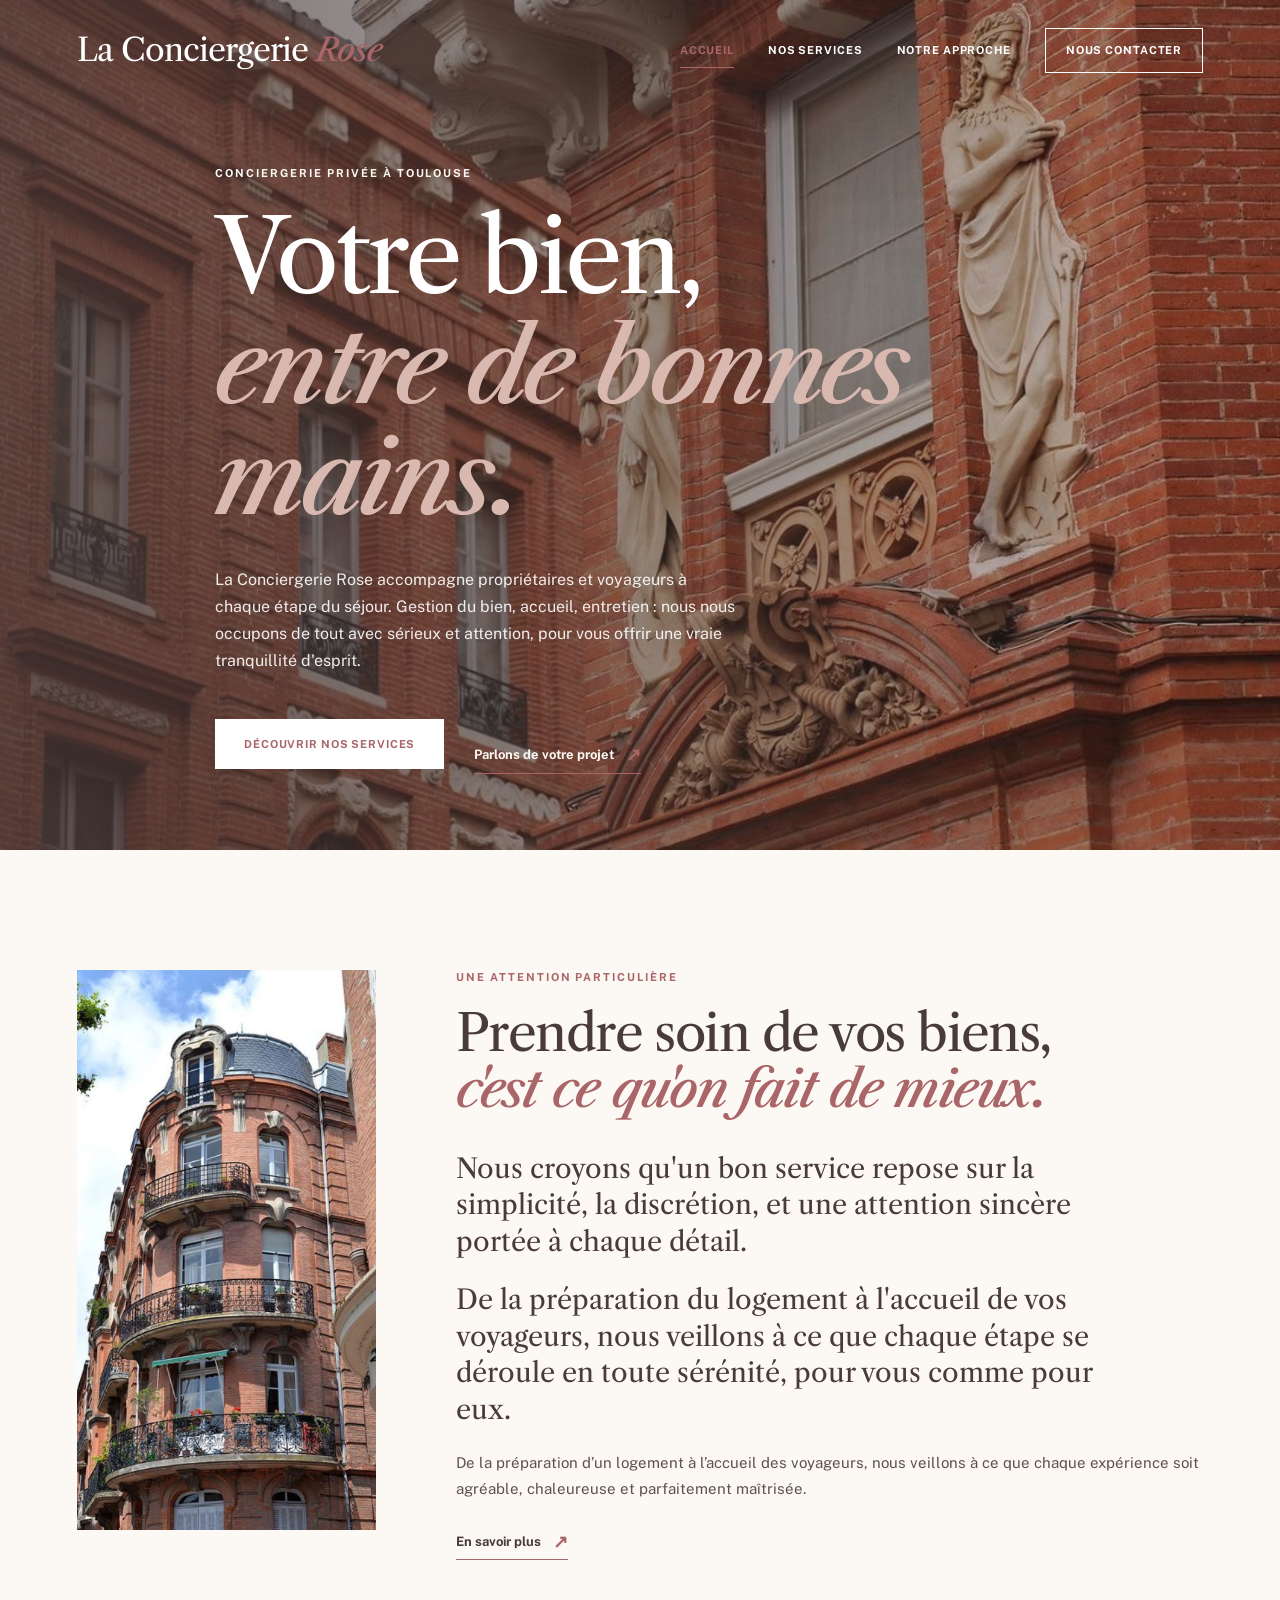
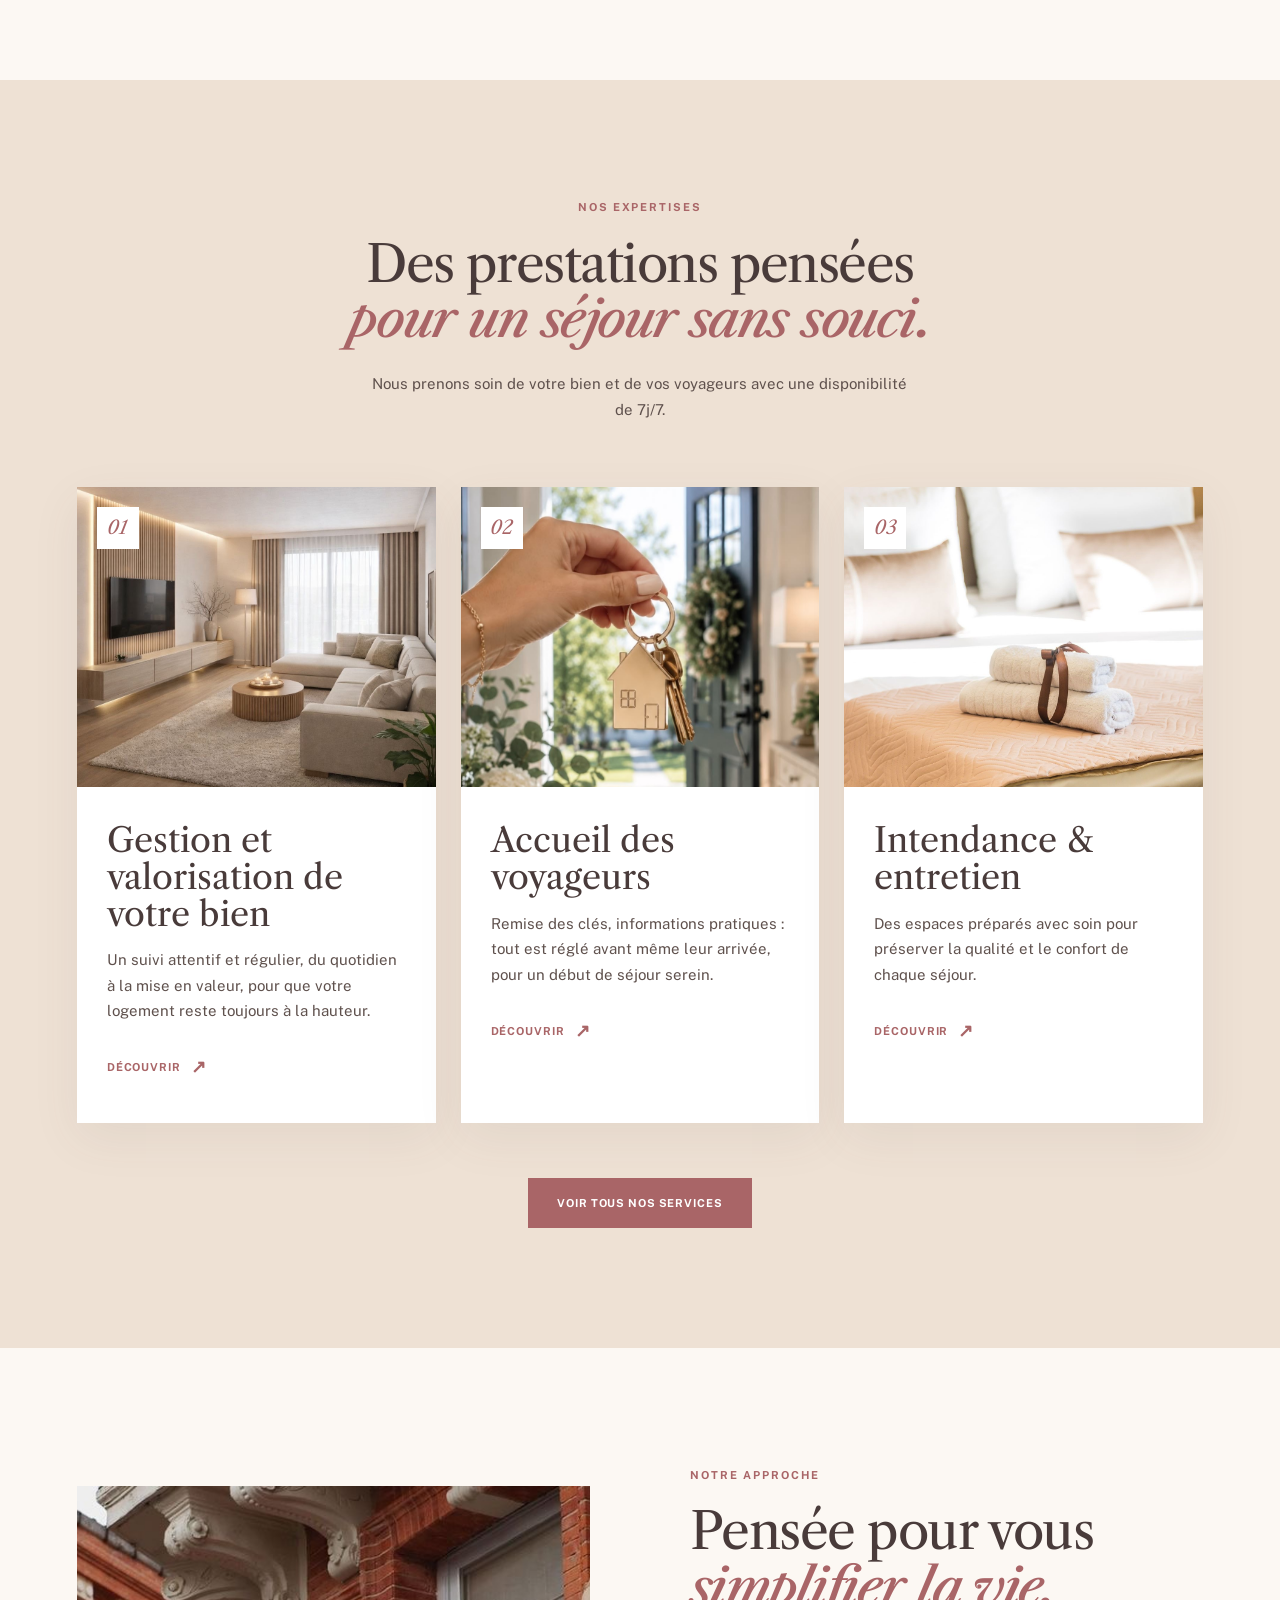
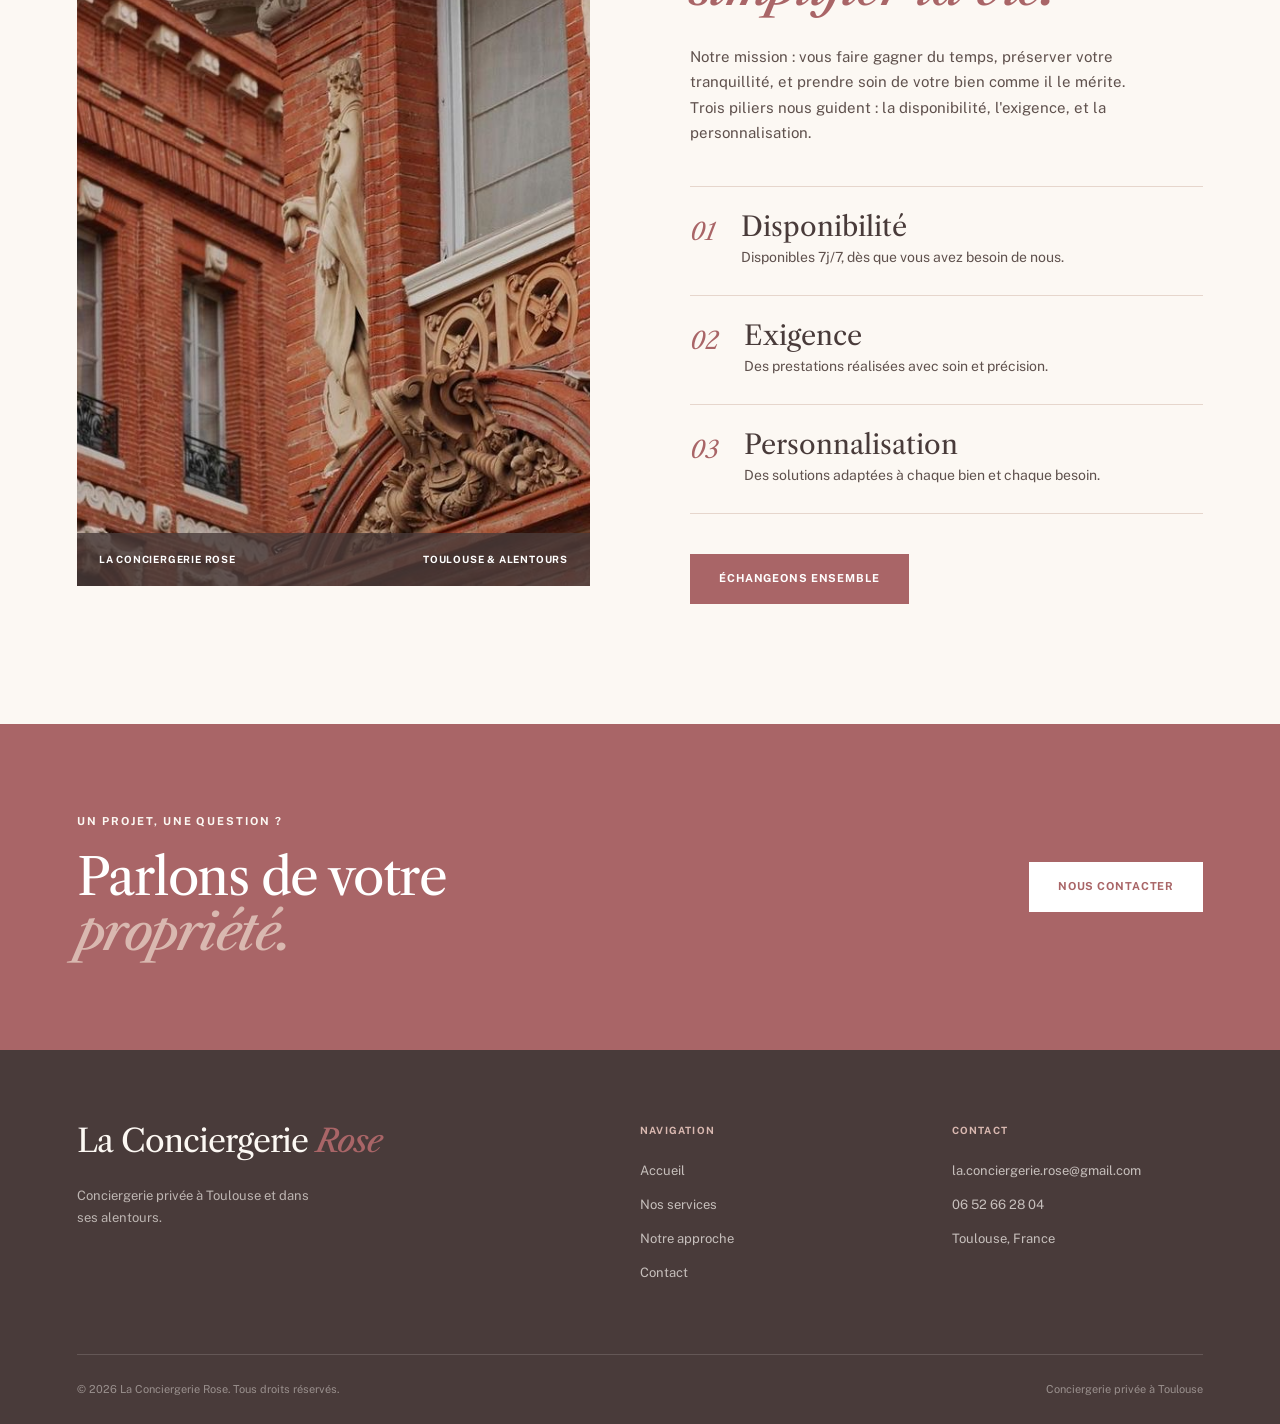
<file: index.html>
<!DOCTYPE html>
<html lang="fr">
<head>
  <meta charset="UTF-8">
  <meta name="viewport" content="width=device-width, initial-scale=1.0">

  <title>Accueil | La Conciergerie Rose</title>

  <meta
    name="description"
    content="La Conciergerie Rose, conciergerie privée à Toulouse. Accueil des voyageurs, intendance et services sur mesure."
  >

  <link rel="preconnect" href="https://fonts.googleapis.com">
  <link rel="preconnect" href="https://fonts.gstatic.com" crossorigin>

    <link
    href="https://fonts.googleapis.com/css2?family=Libre+Caslon+Text:wght@400;700&family=Public+Sans:wght@400;500;600;700&display=swap"
    rel="stylesheet"
  >

  <link rel="stylesheet" href="css/style.css">
  <link rel="icon" type="image/jpeg" href="favicon.jpg">
</head>

<body>

  <!-- Navigation -->
  <header class="site-header">
    <div class="container navigation">

      <a href="index.html" class="logo">
        La Conciergerie <span>Rose</span>
        </a>
        
        <button
        class="menu-toggle"
        id="menu-toggle"
        aria-label="Ouvrir le menu"
        aria-expanded="false"
      >
        <span></span>
        <span></span>
        <span></span>
      </button>

      <nav class="main-nav" id="main-nav">
        <a href="index.html" class="active">Accueil</a>
        <a href="services.html">Nos services</a>
        <a href="#approche">Notre approche</a>
        <a href="contact.html" class="nav-button">Nous contacter</a>
      </nav>

    </div>
  </header>


  <main>

    <!-- Hero -->
    <section class="hero">
      <div class="hero-overlay"></div>

      <div class="container hero-content">
        <p class="eyebrow light-text">Conciergerie privée à Toulouse</p>

        <h1>
          Votre bien,
          <span>entre de bonnes mains.</span>
        </h1>

        <p class="hero-description">
          La Conciergerie Rose accompagne propriétaires et 
          voyageurs à chaque étape du séjour. Gestion du bien, accueil, 
          entretien : nous nous occupons de tout avec sérieux et 
          attention, pour vous offrir une vraie tranquillité d'esprit.
        </p>

        <div class="hero-actions">
          <a href="services.html" class="button button-light">
            Découvrir nos services
          </a>

          <a href="contact.html" class="text-link light-text">
            Parlons de votre projet
            <span>↗</span>
          </a>
        </div>
      </div>
    </section>


    <!-- Introduction -->
    <section class="intro section-padding">
      <div class="container intro-grid">

        <div class="intro-image">
            <img src="images/service-conciergerie.jpg" alt="Service de conciergerie">
        </div>

        <div class="intro-content">
          <p class="eyebrow">Une attention particulière</p>

          <h2>
            Prendre soin de vos biens, 
            <span>c'est ce qu'on fait de mieux.</span>
          </h2>

          <p class="large-text">
            Nous croyons qu'un bon service repose sur la simplicité, la discrétion, et une attention sincère portée à chaque détail.
          </p>

          <p class="large-text">
            De la préparation du logement à l'accueil de vos voyageurs, nous veillons à ce que chaque étape se déroule en toute sérénité, pour vous comme pour eux.
          </p>

          <p>
            De la préparation d’un logement à l’accueil des voyageurs,
            nous veillons à ce que chaque expérience soit agréable, 
            chaleureuse et parfaitement maîtrisée.
          </p>

          <a href="services.html" class="text-link">
            En savoir plus
            <span>↗</span>
          </a>
        </div>

      </div>
    </section>


    <!-- Services aperçu -->
    <section class="services-preview section-beige section-padding">
      <div class="container">

        <div class="section-heading centered">
          <p class="eyebrow">Nos expertises</p>

          <h2>
            Des prestations pensées
            <span>pour un séjour sans souci.</span>
          </h2>

          <p>
            Nous prenons soin de votre bien et de vos voyageurs
            avec une disponibilité de 7j/7.
          </p>
        </div>

        <div class="services-grid">

          <article class="service-card">
            <div class="service-number">01</div>

            <div class="service-image">
              <img
                src="images/service-location.jpg"
                alt="Intérieur élégant d'un appartement"
              >
            </div>

            <div class="service-card-content">
              <h3>Gestion et valorisation de votre bien</h3>

              <p>
                Un suivi attentif et régulier, du quotidien à la mise en valeur,
                pour que votre logement reste toujours à la hauteur.
              </p>

              <a href="services.html" class="card-link">
                Découvrir <span>↗</span>
              </a>
            </div>
          </article>


          <article class="service-card">
            <div class="service-number">02</div>

            <div class="service-image">
              <img
                src="images/service-accueil.jpg"
                alt="Clés d'un logement posées sur une table"
              >
            </div>

            <div class="service-card-content">
              <h3>Accueil des voyageurs</h3>

              <p>
                Remise des clés, informations pratiques : tout est réglé avant même leur arrivée, pour un début de séjour serein.
              </p>

              <a href="services.html" class="card-link">
                Découvrir <span>↗</span>
              </a>
            </div>
          </article>


          <article class="service-card">
            <div class="service-number">03</div>

            <div class="service-image">
              <img
                src="images/service-menage.jpg"
                alt="Chambre soigneusement préparée"
              >
            </div>

            <div class="service-card-content">
              <h3>Intendance & entretien</h3>

              <p>
                Des espaces préparés avec soin pour préserver
                la qualité et le confort de chaque séjour.
              </p>

              <a href="services.html" class="card-link">
                Découvrir <span>↗</span>
              </a>
            </div>
          </article>

        </div>

        <div class="center-button">
          <a href="services.html" class="button button-dark">
            Voir tous nos services
          </a>
        </div>

      </div>
    </section>


    <!-- Approche -->
    <section class="approach section-padding" id="approche">
      <div class="container approach-grid">

        <div class="approach-image">
          <img
            src="images/hero.jpg"
            alt="Intérieur lumineux et élégant"
          >
          <div class="image-caption">
            <span>La Conciergerie Rose</span>
            <span>Toulouse & alentours</span>
          </div>
        </div>

        <div class="approach-content">
          <p class="eyebrow">Notre approche</p>

          <h2>
            Pensée pour vous 
            <span>simplifier la vie.</span>
          </h2>

          <p>
            Notre mission : vous faire gagner du temps, préserver votre tranquillité, et prendre soin de votre bien comme il le mérite. Trois piliers nous guident : la disponibilité, l'exigence, et la personnalisation.
          </p>

          <div class="approach-list">

            <div class="approach-item">
              <span>01</span>
              <div>
                <h3>Disponibilité</h3>
                <p>
                  Disponibles 7j/7, dès que vous avez besoin de nous.
                </p>
              </div>
            </div>

            <div class="approach-item">
              <span>02</span>
              <div>
                <h3>Exigence</h3>
                <p>
                  Des prestations réalisées avec soin et précision.
                </p>
              </div>
            </div>

            <div class="approach-item">
              <span>03</span>
              <div>
                <h3>Personnalisation</h3>
                <p>
                  Des solutions adaptées à chaque bien et chaque besoin.
                </p>
              </div>
            </div>

          </div>

          <a href="contact.html" class="button button-dark">
            Échangeons ensemble
          </a>
        </div>

      </div>
    </section>


    <!-- Bandeau contact -->
    <section class="contact-banner">
      <div class="container contact-banner-content">
        <div>
          <p class="eyebrow light-text">Un projet, une question ?</p>

          <h2>
            Parlons de votre
            <span>propriété.</span>
          </h2>
        </div>

        <a href="contact.html" class="button button-light">
          Nous contacter
        </a>
      </div>
    </section>

  </main>


  <!-- Footer -->
  <footer class="site-footer">
    <div class="container footer-grid">

      <div class="footer-brand">
        <a href="index.html" class="logo">
          La Conciergerie <span>Rose</span>
        </a>

        <p>
          Conciergerie privée à Toulouse
          et dans ses alentours.
        </p>
      </div>

      <div class="footer-column">
        <h3>Navigation</h3>
        <a href="index.html">Accueil</a>
        <a href="services.html">Nos services</a>
        <a href="#approche">Notre approche</a>
        <a href="contact.html">Contact</a>
      </div>

      <div class="footer-column">
        <h3>Contact</h3>
        <a href="mailto:la.conciergerie.rose@gmail.com">
          la.conciergerie.rose@gmail.com
        </a>
        <a href="tel:+33600000000">
          06 52 66 28 04
        </a>
        <p>Toulouse, France</p>
      </div>

    </div>

    <div class="container footer-bottom">
      <p>© 2026 La Conciergerie Rose. Tous droits réservés.</p>
      <p>Conciergerie privée à Toulouse</p>
    </div>
  </footer>


  <script src="js/script.js"></script>
</body>
</html>
</file>
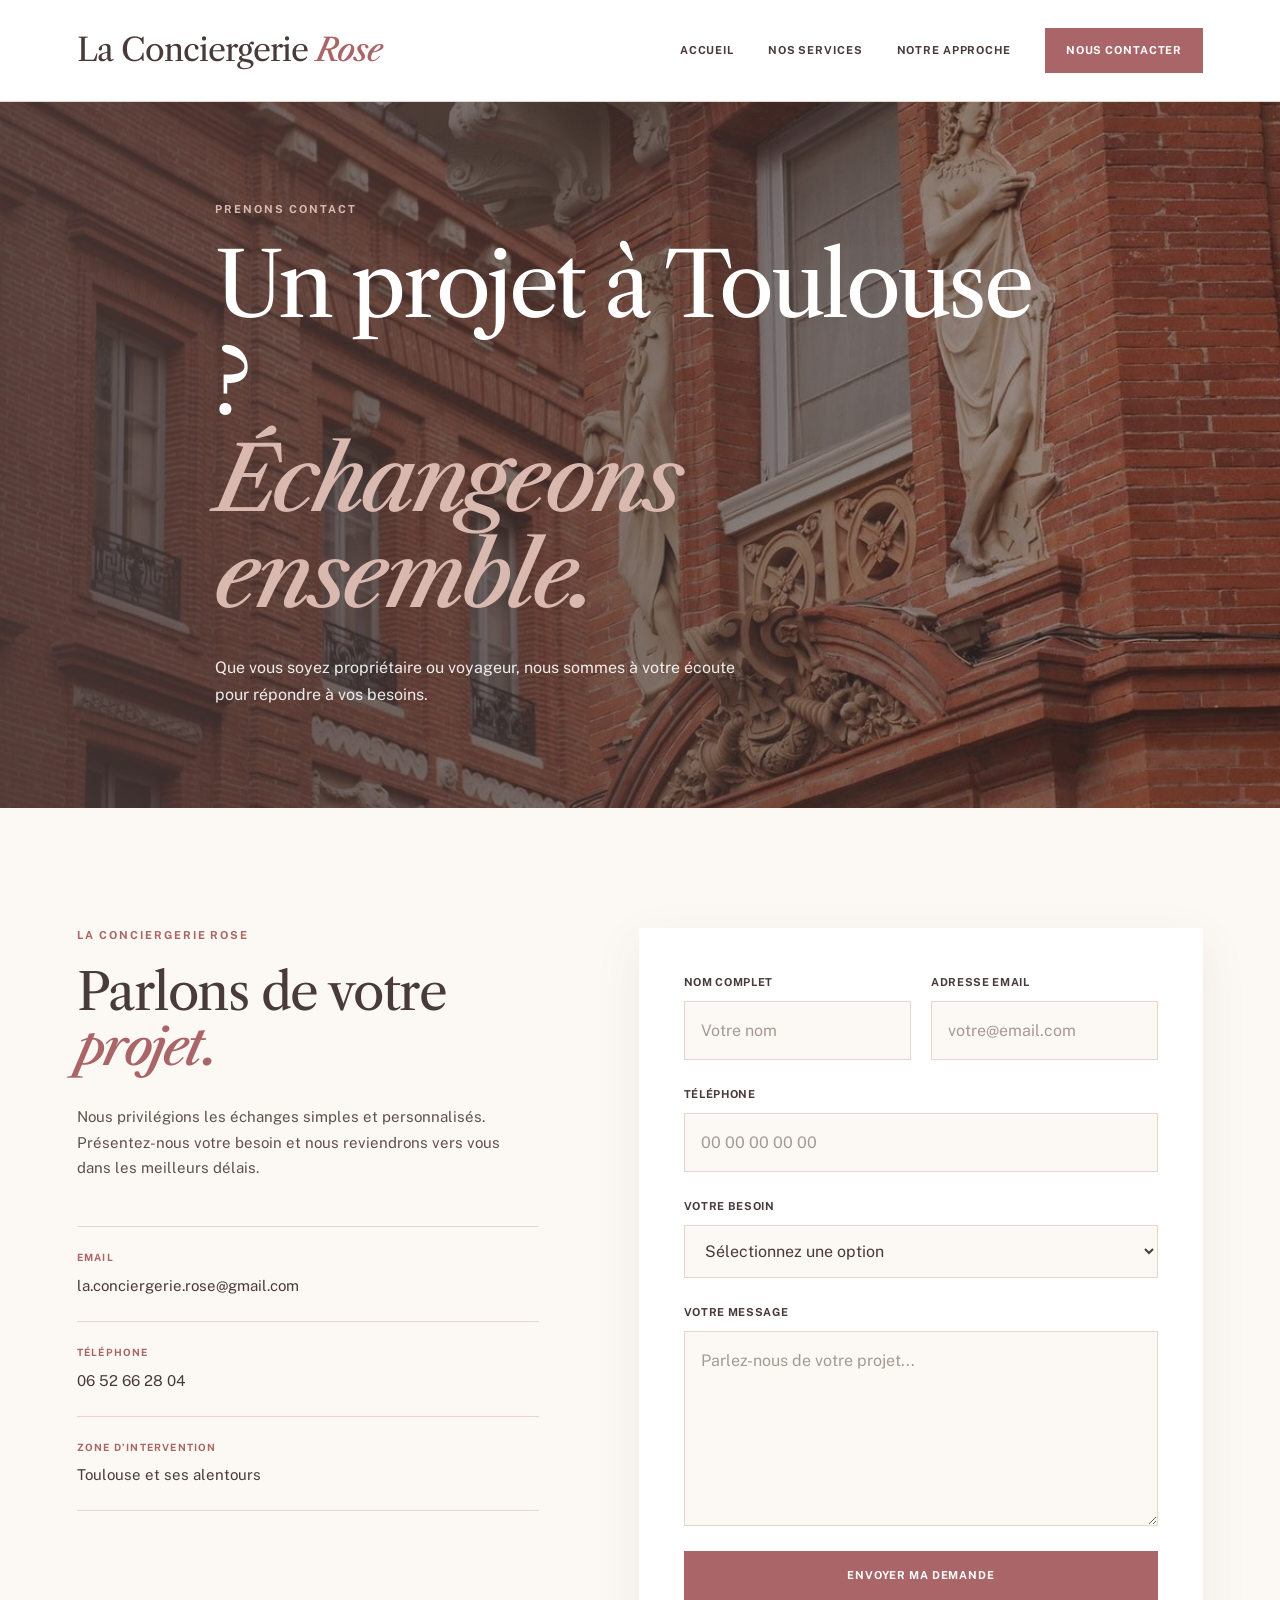
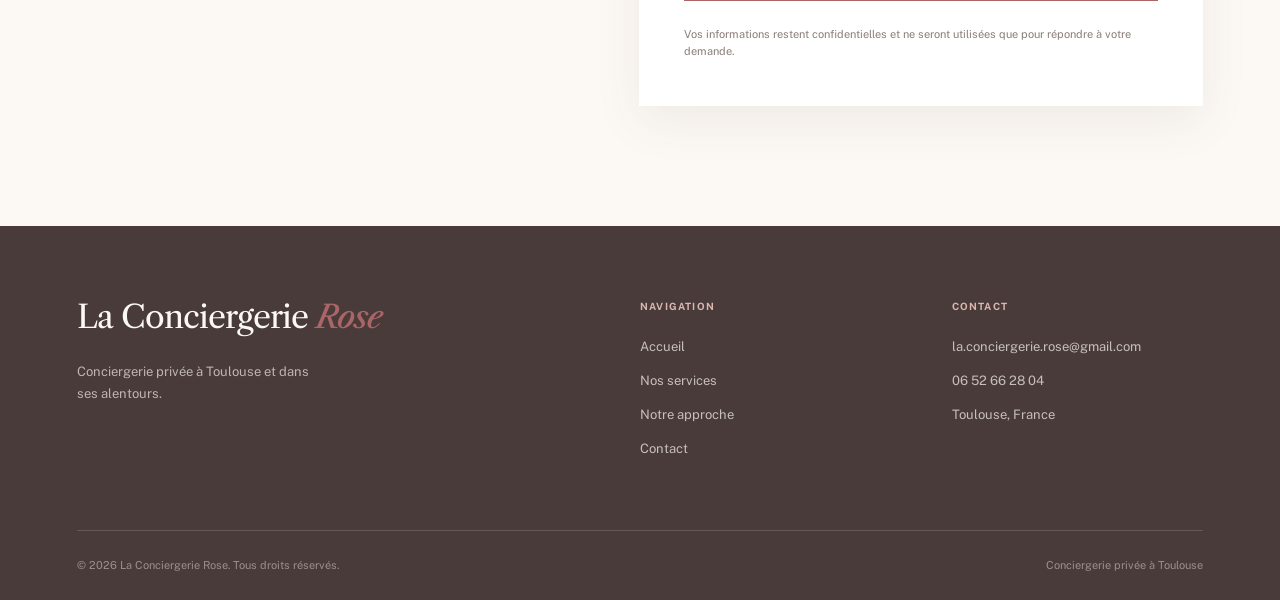
<file: contact.html>
<!DOCTYPE html>
<html lang="fr">
<head>
  <meta charset="UTF-8">
  <meta name="viewport" content="width=device-width, initial-scale=1.0">

  <title>Contact | La Conciergerie Rose</title>

  <meta
    name="description"
    content="Contactez La Conciergerie Rose, votre conciergerie privée à Toulouse, pour discuter de votre projet."
  >

  <link rel="preconnect" href="https://fonts.googleapis.com">
  <link rel="preconnect" href="https://fonts.gstatic.com" crossorigin>

  <link
    href="https://fonts.googleapis.com/css2?family=Libre+Caslon+Text:wght@400;700&family=Public+Sans:wght@400;500;600;700&display=swap"
    rel="stylesheet"
  >

  <link rel="stylesheet" href="css/style.css">
</head>

<body>

  <!-- Navigation -->
  <header class="site-header solid-header">
    <div class="container navigation">

      <a href="index.html" class="logo">
        La Conciergerie <span>Rose</span>
      </a>

      <button
        class="menu-toggle"
        id="menu-toggle"
        aria-label="Ouvrir le menu"
        aria-expanded="false"
      >
        <span></span>
        <span></span>
        <span></span>
      </button>

      <nav class="main-nav" id="main-nav">
        <a href="index.html">Accueil</a>
        <a href="services.html">Nos services</a>
        <a href="index.html#approche">Notre approche</a>
        <a href="contact.html" class="nav-button active">Nous contacter</a>
      </nav>

    </div>
  </header>


  <main>

    <!-- En-tête -->
    <section class="page-hero contact-page-hero">
      <div class="container page-hero-content">
        <p class="eyebrow">Prenons contact</p>

        <h1>
          Un projet à Toulouse ?
          <span>Échangeons ensemble.</span>
        </h1>

        <p>
          Que vous soyez propriétaire ou voyageur,
          nous sommes à votre écoute pour répondre à vos besoins.
        </p>
      </div>
    </section>


    <!-- Contact -->
    <section class="contact-section section-padding">
      <div class="container contact-grid">

        <div class="contact-information">
          <p class="eyebrow">La Conciergerie Rose</p>

          <h2>
            Parlons de votre
            <span>projet.</span>
          </h2>

          <p>
            Nous privilégions les échanges simples et personnalisés.
            Présentez-nous votre besoin et nous reviendrons vers vous
            dans les meilleurs délais.
          </p>

          <div class="contact-details">

            <div class="contact-detail">
              <span class="contact-detail-label">Email</span>
              <a href="mailto:la.conciergerie.rose@gmail.com">
                la.conciergerie.rose@gmail.com
              </a>
            </div>

            <div class="contact-detail">
              <span class="contact-detail-label">Téléphone</span>
              <a href="tel:+33600000000">
                06 52 66 28 04
              </a>
            </div>

            <div class="contact-detail">
              <span class="contact-detail-label">Zone d’intervention</span>
              <p>
                Toulouse et ses alentours
              </p>
            </div>

          </div>
        </div>


        <div class="contact-form-wrapper">
          <form class="contact-form" id="contact-form" name="contact-form" method="POST" data-netlify="true">
            <input type="hidden" name="form-name" value="contact-form" />

            <div class="form-row">
              <div class="form-group">
                <label for="name">Nom complet</label>
                <input
                  type="text"
                  id="name"
                  name="name"
                  placeholder="Votre nom"
                  required
                >
              </div>

              <div class="form-group">
                <label for="email">Adresse email</label>
                <input
                  type="email"
                  id="email"
                  name="email"
                  placeholder="votre@email.com"
                  required
                >
              </div>
            </div>


            <div class="form-group">
              <label for="phone">Téléphone</label>
              <input
                type="tel"
                id="phone"
                name="phone"
                placeholder="00 00 00 00 00"
              >
            </div>


            <div class="form-group">
              <label for="subject">Votre besoin</label>
              <select id="subject" name="subject" required>
                <option value="">Sélectionnez une option</option>
                <option value="gestion et valorisation de votre bien">
                  Gestion et valorisation de votre bien
                </option>
                <option value="accueil">
                  Accueil des voyageurs
                </option>
                <option value="entretien">
                  Entretien et intendance
                </option>
                <option value="maintenance">
                  Maintenance et suivi
                </option>
                <option value="autre">
                  Autre demande
                </option>
              </select>
            </div>


            <div class="form-group">
              <label for="message">Votre message</label>
              <textarea
                id="message"
                name="message"
                rows="6"
                placeholder="Parlez-nous de votre projet..."
                required
              ></textarea>
            </div>


            <button type="submit" class="button button-dark">
              Envoyer ma demande
            </button>

            <p class="form-note">
              Vos informations restent confidentielles et ne seront
              utilisées que pour répondre à votre demande.
            </p>

            <p class="form-success" id="form-success">
              Merci pour votre message. Nous reviendrons vers vous rapidement.
            </p>

          </form>
        </div>

      </div>
    </section>

  </main>


  <!-- Footer -->
  <footer class="site-footer">
    <div class="container footer-grid">

      <div class="footer-brand">
        <a href="index.html" class="logo">
          La Conciergerie <span>Rose</span>
        </a>

        <p>
          Conciergerie privée à Toulouse
          et dans ses alentours.
        </p>
      </div>

      <div class="footer-column">
        <h3>Navigation</h3>
        <a href="index.html">Accueil</a>
        <a href="services.html">Nos services</a>
        <a href="index.html#approche">Notre approche</a>
        <a href="contact.html">Contact</a>
      </div>

      <div class="footer-column">
        <h3>Contact</h3>
        <a href="mailto:la.conciergerie.rose@gmail.com">
          la.conciergerie.rose@gmail.com
        </a>
        <a href="tel:+33600000000">
          06 52 66 28 04
        </a>
        <p>Toulouse, France</p>
      </div>

    </div>

    <div class="container footer-bottom">
      <p>© 2026 La Conciergerie Rose. Tous droits réservés.</p>
      <p>Conciergerie privée à Toulouse</p>
    </div>
  </footer>


  <script src="js/script.js"></script>
</body>
</html>
</file>
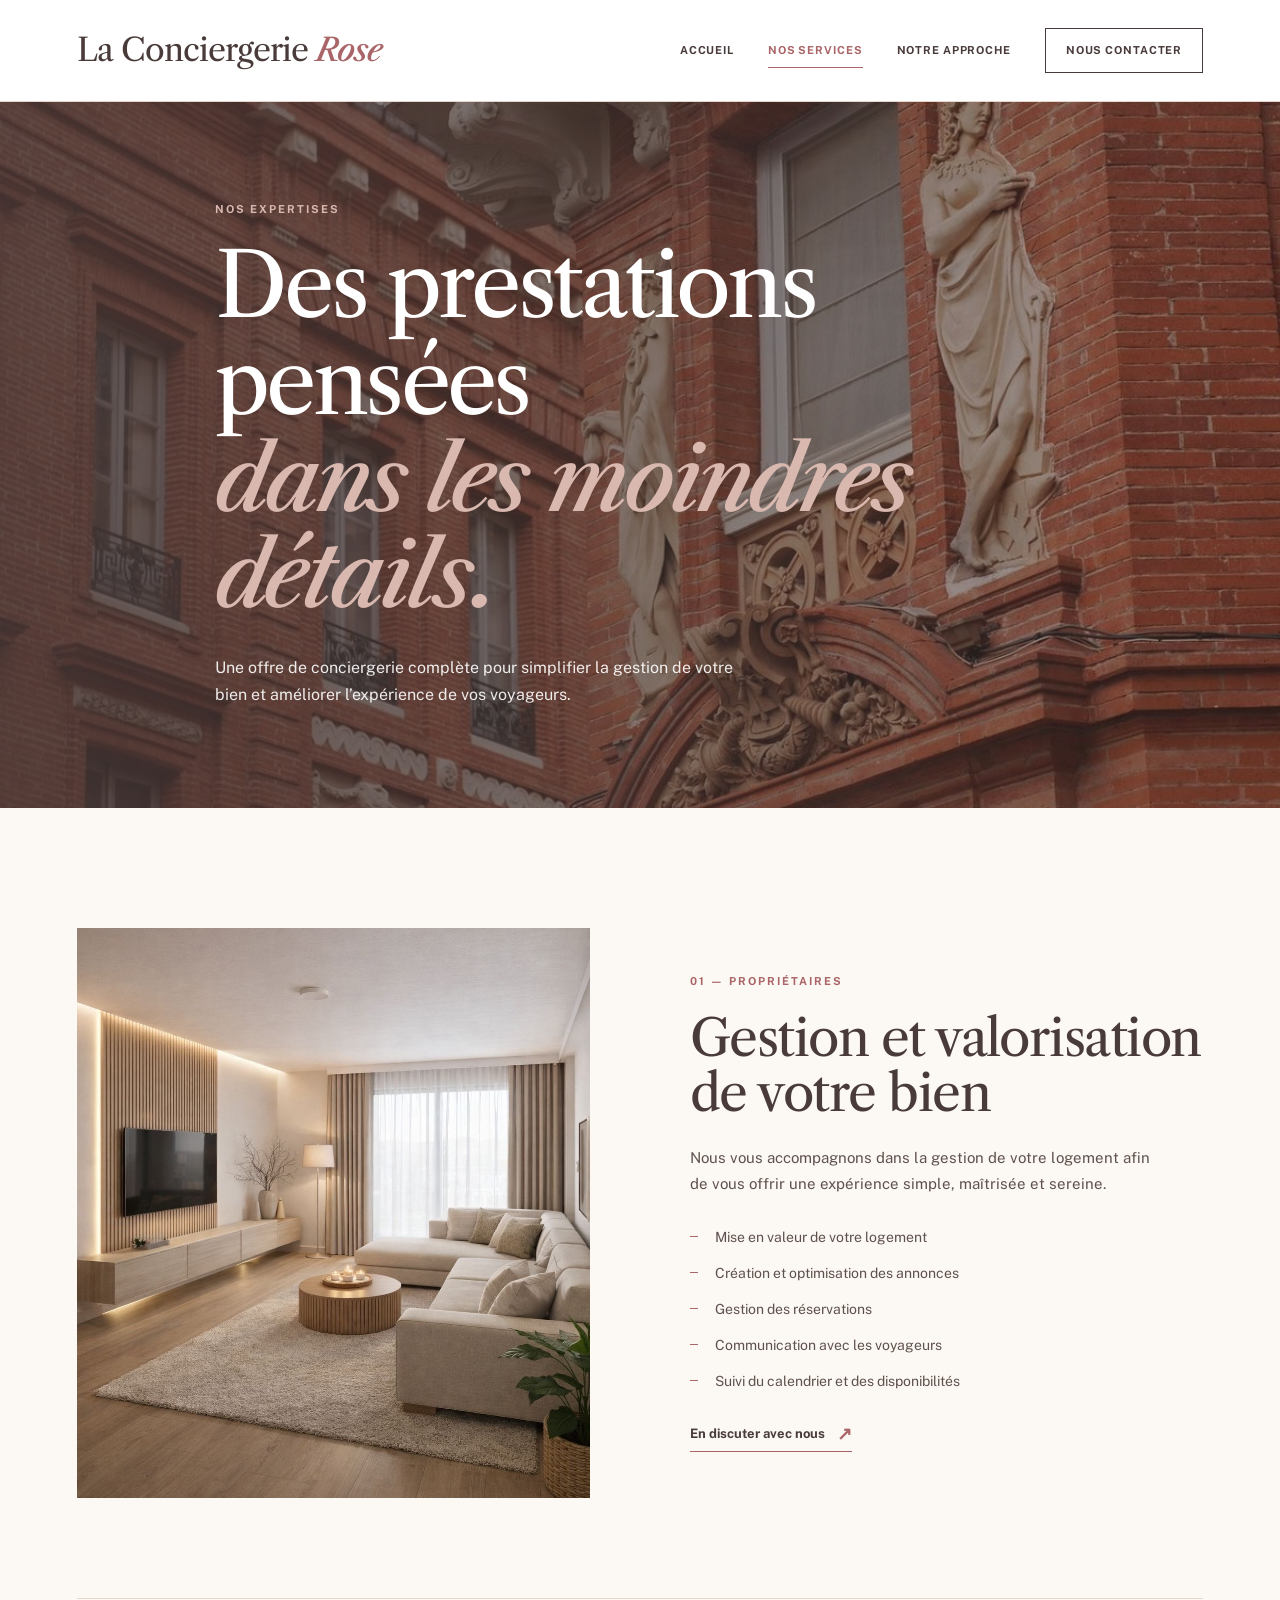
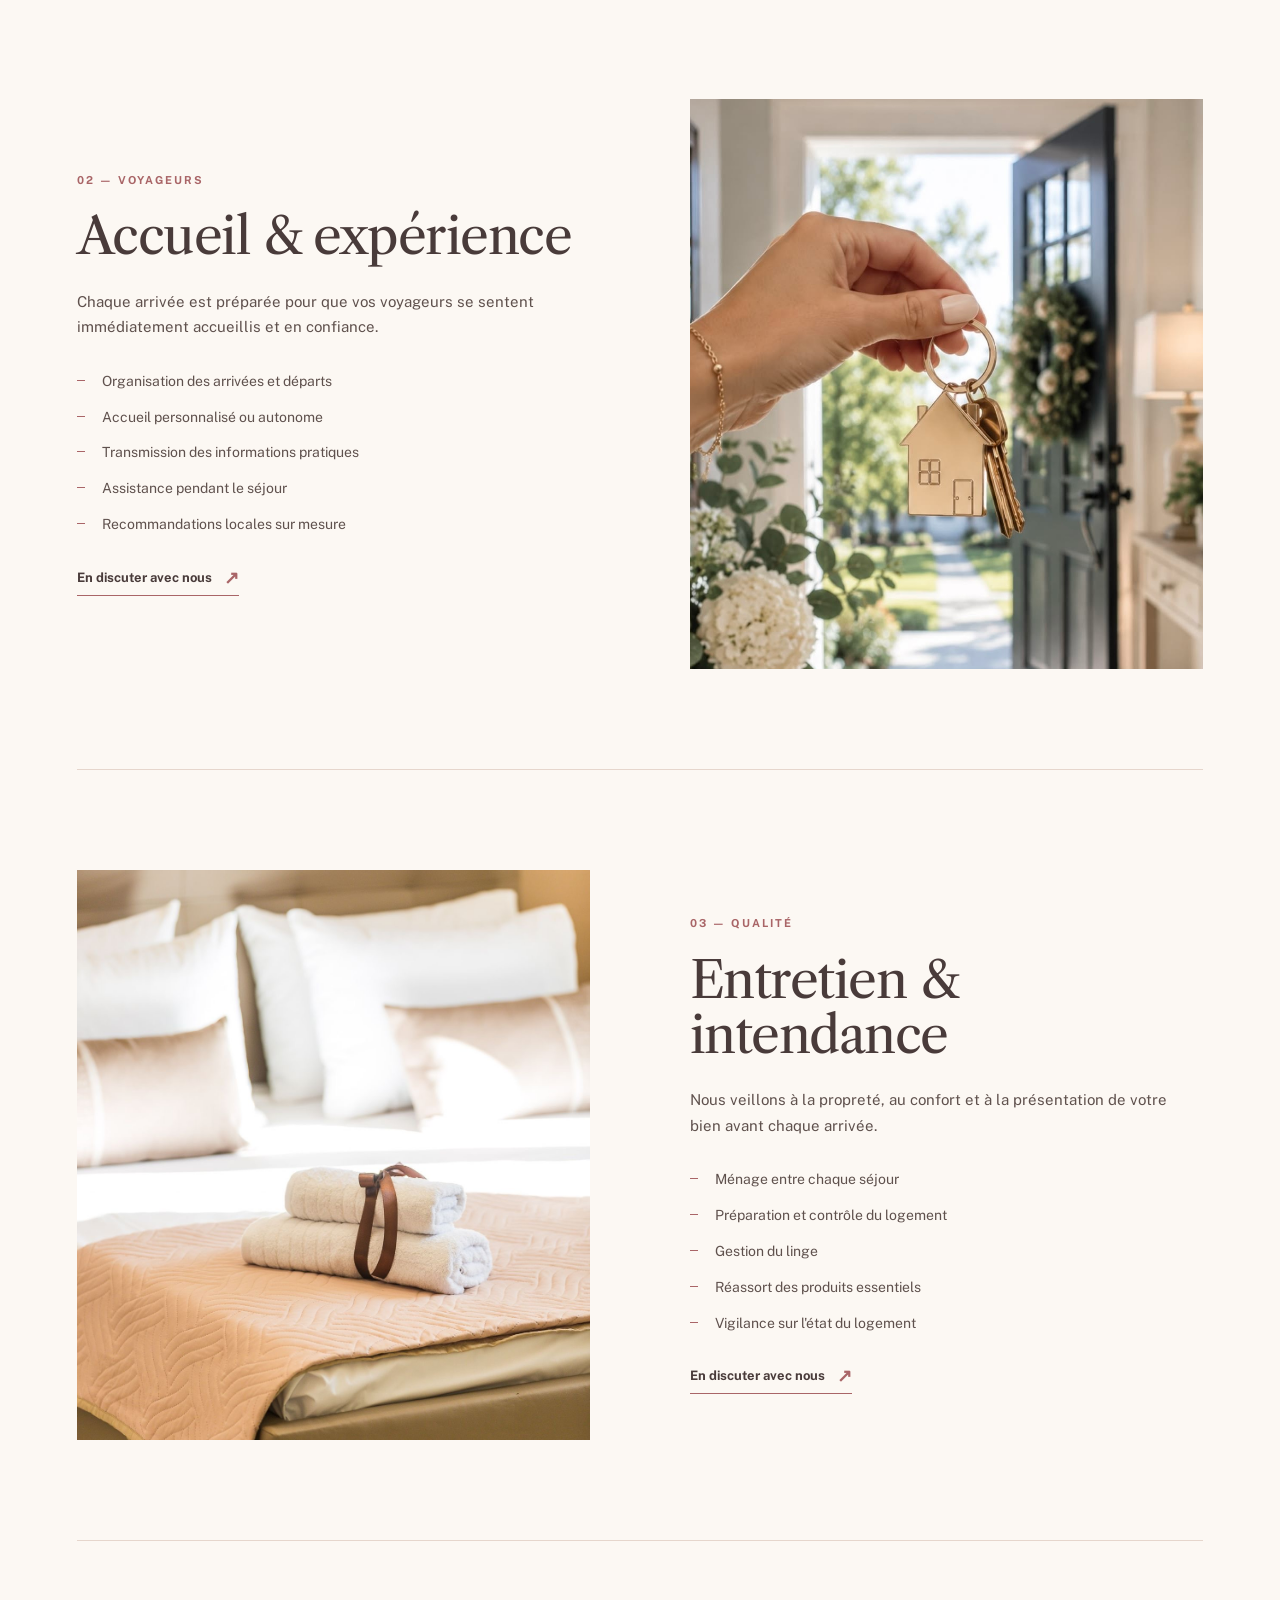
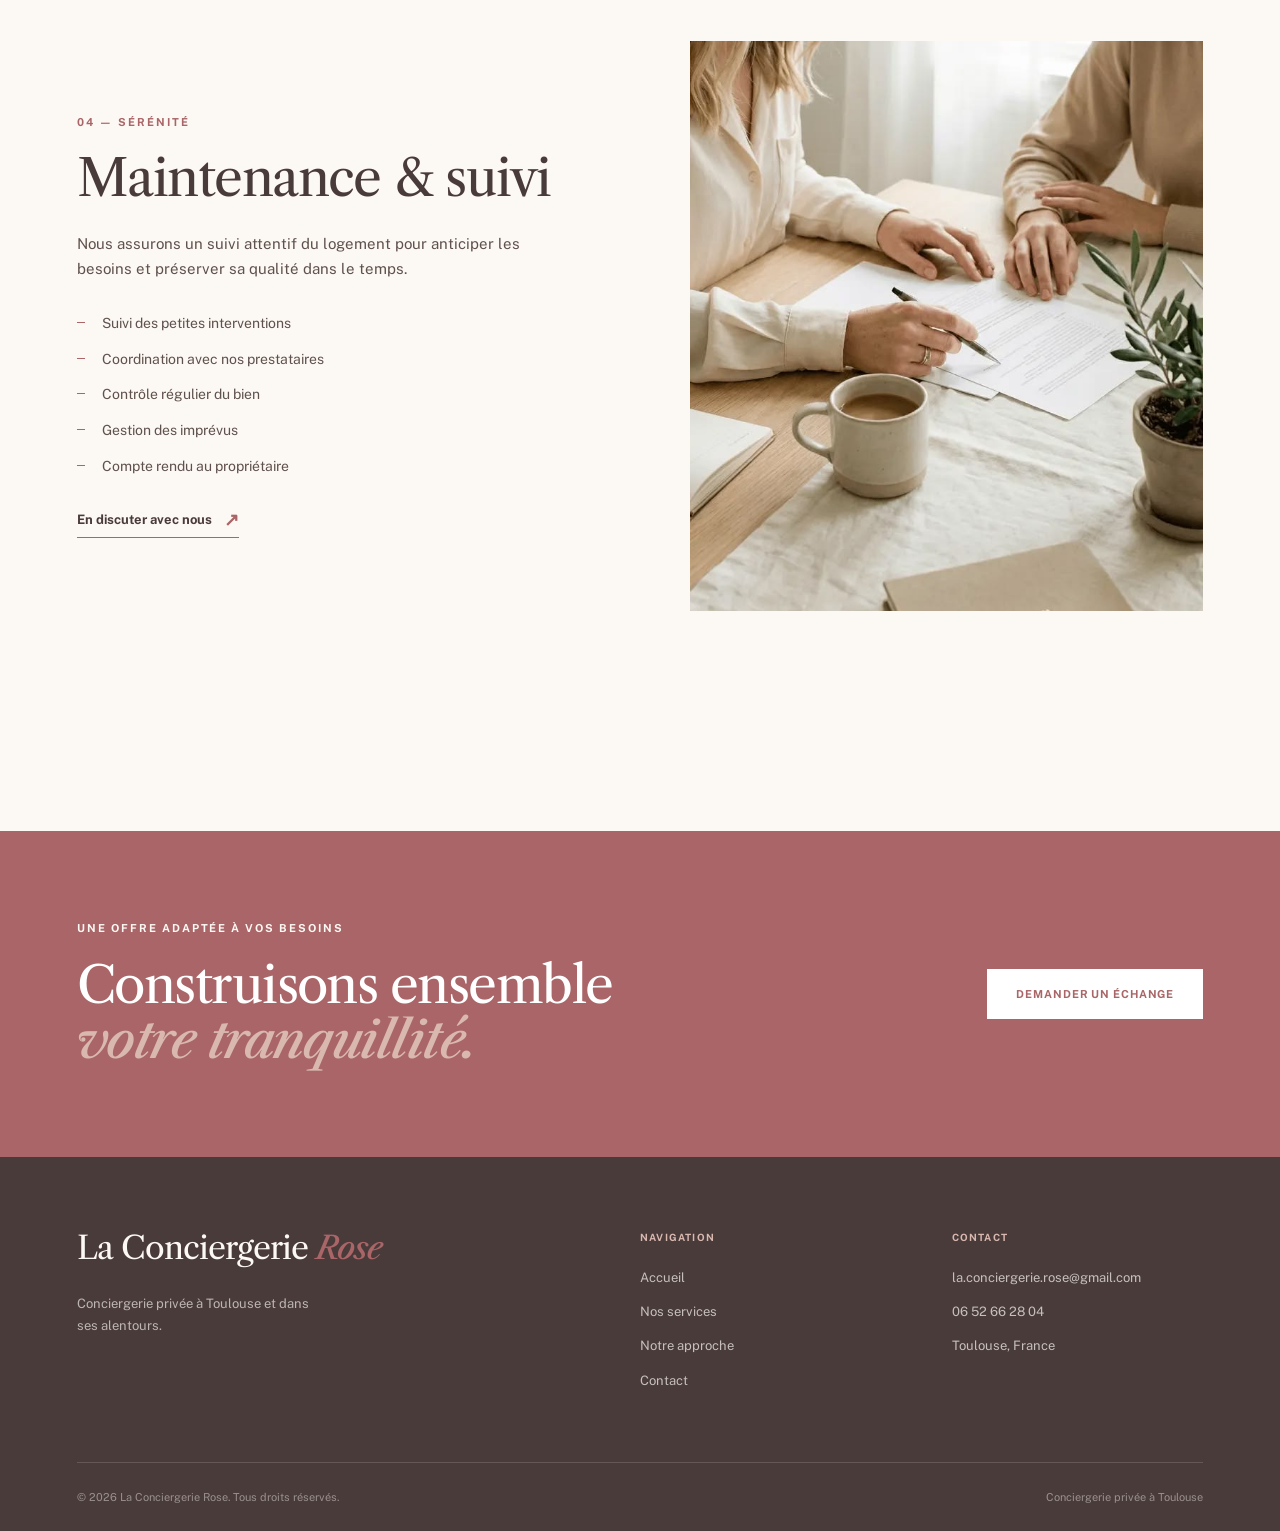
<file: services.html>
<!DOCTYPE html>
<html lang="fr">
<head>
  <meta charset="UTF-8">
  <meta name="viewport" content="width=device-width, initial-scale=1.0">

  <title>Nos services | La Conciergerie Rose</title>

  <meta
    name="description"
    content="Découvrez les services de La Conciergerie Rose : gestion locative, accueil des voyageurs, entretien et intendance à Toulouse."
  >

  <link rel="preconnect" href="https://fonts.googleapis.com">
  <link rel="preconnect" href="https://fonts.gstatic.com" crossorigin>

  <link
    href="https://fonts.googleapis.com/css2?family=Libre+Caslon+Text:wght@400;700&family=Public+Sans:wght@400;500;600;700&display=swap"
    rel="stylesheet"
  >

  <link rel="stylesheet" href="css/style.css">
</head>

<body>

  <!-- Navigation -->
  <header class="site-header solid-header">
    <div class="container navigation">

      <a href="index.html" class="logo">
        La Conciergerie <span>Rose</span>
      </a>

      <button
        class="menu-toggle"
        id="menu-toggle"
        aria-label="Ouvrir le menu"
        aria-expanded="false"
      >
        <span></span>
        <span></span>
        <span></span>
      </button>

      <nav class="main-nav" id="main-nav">
        <a href="index.html">Accueil</a>
        <a href="services.html" class="active">Nos services</a>
        <a href="index.html#approche">Notre approche</a>
        <a href="contact.html" class="nav-button">Nous contacter</a>
      </nav>

    </div>
  </header>


  <main>

    <!-- En-tête page -->
    <section class="page-hero">
      <div class="container page-hero-content">
        <p class="eyebrow">Nos expertises</p>

        <h1>
          Des prestations pensées
          <span>dans les moindres détails.</span>
        </h1>

        <p>
          Une offre de conciergerie complète pour simplifier
          la gestion de votre bien et améliorer l’expérience de vos voyageurs.
        </p>
      </div>
    </section>


    <!-- Liste des services -->
    <section class="all-services section-padding">
      <div class="container">

        <div class="service-detail">
          <div class="service-detail-image">
            <img
              src="images/service-location.jpg"
              alt="Salon élégant dans un appartement"
            >
          </div>

          <div class="service-detail-content">
            <p class="eyebrow">01 — Propriétaires</p>

            <h2>Gestion et valorisation de votre bien</h2>

            <p>
              Nous vous accompagnons dans la gestion de votre logement
              afin de vous offrir une expérience simple, maîtrisée et sereine.
            </p>

            <ul class="check-list">
              <li>Mise en valeur de votre logement</li>
              <li>Création et optimisation des annonces</li>
              <li>Gestion des réservations</li>
              <li>Communication avec les voyageurs</li>
              <li>Suivi du calendrier et des disponibilités</li>
            </ul>

            <a href="contact.html" class="text-link">
              En discuter avec nous <span>↗</span>
            </a>
          </div>
        </div>


        <div class="service-detail reverse">
          <div class="service-detail-image">
            <img
              src="images/service-accueil.jpg"
              alt="Accueil d'un voyageur avec des clés"
            >
          </div>

          <div class="service-detail-content">
            <p class="eyebrow">02 — Voyageurs</p>

            <h2>Accueil & expérience</h2>

            <p>
              Chaque arrivée est préparée pour que vos voyageurs
              se sentent immédiatement accueillis et en confiance.
            </p>

            <ul class="check-list">
              <li>Organisation des arrivées et départs</li>
              <li>Accueil personnalisé ou autonome</li>
              <li>Transmission des informations pratiques</li>
              <li>Assistance pendant le séjour</li>
              <li>Recommandations locales sur mesure</li>
            </ul>

            <a href="contact.html" class="text-link">
              En discuter avec nous <span>↗</span>
            </a>
          </div>
        </div>


        <div class="service-detail">
          <div class="service-detail-image">
            <img
              src="images/service-menage.jpg"
              alt="Chambre préparée avec du linge blanc"
            >
          </div>

          <div class="service-detail-content">
            <p class="eyebrow">03 — Qualité</p>

            <h2>Entretien & intendance</h2>

            <p>
              Nous veillons à la propreté, au confort et à la présentation
              de votre bien avant chaque arrivée.
            </p>

            <ul class="check-list">
              <li>Ménage entre chaque séjour</li>
              <li>Préparation et contrôle du logement</li>
              <li>Gestion du linge</li>
              <li>Réassort des produits essentiels</li>
              <li>Vigilance sur l'état du logement</li>
            </ul>

            <a href="contact.html" class="text-link">
              En discuter avec nous <span>↗</span>
            </a>
          </div>
        </div>


        <div class="service-detail reverse">
          <div class="service-detail-image">
            <img
              src="images/service-maintenance.jpg"
              alt="Intérieur d'une maison entretenue"
            >
          </div>

          <div class="service-detail-content">
            <p class="eyebrow">04 — Sérénité</p>

            <h2>Maintenance & suivi</h2>

            <p>
              Nous assurons un suivi attentif du logement pour anticiper
              les besoins et préserver sa qualité dans le temps.
            </p>

            <ul class="check-list">
              <li>Suivi des petites interventions</li>
              <li>Coordination avec nos prestataires</li>
              <li>Contrôle régulier du bien</li>
              <li>Gestion des imprévus</li>
              <li>Compte rendu au propriétaire</li>
            </ul>

            <a href="contact.html" class="text-link">
              En discuter avec nous <span>↗</span>
            </a>
          </div>
        </div>

      </div>
    </section>


    <!-- CTA -->
    <section class="contact-banner">
      <div class="container contact-banner-content">
        <div>
          <p class="eyebrow light-text">Une offre adaptée à vos besoins</p>

          <h2>
            Construisons ensemble
            <span>votre tranquillité.</span>
          </h2>
        </div>

        <a href="contact.html" class="button button-light">
          Demander un échange
        </a>
      </div>
    </section>

  </main>


  <!-- Footer -->
  <footer class="site-footer">
    <div class="container footer-grid">

      <div class="footer-brand">
        <a href="index.html" class="logo">
          La Conciergerie <span>Rose</span>
        </a>

        <p>
          Conciergerie privée à Toulouse
          et dans ses alentours.
        </p>
      </div>

      <div class="footer-column">
        <h3>Navigation</h3>
        <a href="index.html">Accueil</a>
        <a href="services.html">Nos services</a>
        <a href="index.html#approche">Notre approche</a>
        <a href="contact.html">Contact</a>
      </div>

      <div class="footer-column">
        <h3>Contact</h3>
        <a href="mailto:la.conciergerie.rose@gmail.com">
          la.conciergerie.rose@gmail.com
        </a>
        <a href="tel:+33600000000">
          06 52 66 28 04
        </a>
        <p>Toulouse, France</p>
      </div>

    </div>

    <div class="container footer-bottom">
      <p>© 2026 La Conciergerie Rose. Tous droits réservés.</p>
      <p>Conciergerie privée à Toulouse</p>
    </div>
  </footer>


  <script src="js/script.js"></script>
</body>
</html>
</file>
<file: css/style.css>
/* ========================================
   VARIABLES DE COULEURS
======================================== */

:root {
  --fond: #FCF8F3;
  --fond-blanc: #FFFFFF;
  --fond-sable: #EEE1D4;

  --rose-principal: #A96567;
  --rose-poudre: #D9B8B0;
  --champagne-rose: #B9937A;

  --texte: #5F514D;
  --texte-fonce: #493B3A;
  --bordure: #E6D6CC;

  --ombre: 0 15px 45px rgba(95, 81, 77, 0.08);
}


/* ========================================
   RESET & BASE
======================================== */

* {
  margin: 0;
  padding: 0;
  box-sizing: border-box;
}

html {
  scroll-behavior: smooth;
}

body {
  font-family: 'Public Sans', sans-serif;
  background-color: var(--fond);
  color: var(--texte);
  line-height: 1.7;
  overflow-x: hidden;
}

body.menu-open {
  overflow: hidden;
}

img {
  display: block;
  width: 100%;
  height: 100%;
  object-fit: cover;
}

a {
  color: inherit;
  text-decoration: none;
}

button,
input,
textarea,
select {
  font: inherit;
}

button {
  cursor: pointer;
}

ul {
  list-style: none;
}

h1,
h2,
h3 {
  font-family: 'Libre Caslon Text', serif;
  color: var(--texte-fonce);
  font-weight: 400;
  line-height: 1.08;
}

h1 span,
h2 span {
  display: block;
  color: var(--rose-principal);
  font-style: italic;
  font-weight: 500;
}

p {
  font-size: 15px;
}

.container {
  width: min(1180px, 88%);
  margin: 0 auto;
}

.section-padding {
  padding: 120px 0;
}

.section-beige {
  background-color: var(--fond-sable);
}

.centered {
  text-align: center;
}


/* ========================================
   TEXTES UTILITAIRES
======================================== */

.eyebrow {
  margin-bottom: 20px;
  color: var(--rose-principal);
  font-size: 11px;
  font-weight: 700;
  letter-spacing: 0.18em;
  line-height: 1.4;
  text-transform: uppercase;
}

.light-text {
  color: var(--fond) !important;
}

.text-link {
  display: inline-flex;
  align-items: center;
  gap: 12px;
  margin-top: 30px;
  padding-bottom: 6px;
  border-bottom: 1px solid var(--rose-principal);
  color: var(--texte-fonce);
  font-size: 13px;
  font-weight: 700;
  transition: gap 0.3s ease, color 0.3s ease;
}

.text-link span {
  color: var(--rose-principal);
  font-size: 18px;
  line-height: 1;
}

.text-link:hover {
  gap: 18px;
  color: var(--rose-principal);
}


/* ========================================
   BOUTONS
======================================== */

.button {
  display: inline-flex;
  align-items: center;
  justify-content: center;
  min-height: 50px;
  padding: 14px 28px;
  border: 1px solid transparent;
  font-size: 11px;
  font-weight: 700;
  letter-spacing: 0.08em;
  text-align: center;
  text-transform: uppercase;
  transition:
    background-color 0.3s ease,
    color 0.3s ease,
    border-color 0.3s ease,
    transform 0.3s ease;
}

.button:hover {
  transform: translateY(-2px);
}

.button-dark {
  background-color: var(--rose-principal);
  border-color: var(--rose-principal);
  color: var(--fond-blanc);
}

.button-dark:hover {
  background-color: var(--texte-fonce);
  border-color: var(--texte-fonce);
}

.button-light {
  background-color: var(--fond-blanc);
  border-color: var(--fond-blanc);
  color: var(--rose-principal);
}

.button-light:hover {
  background-color: transparent;
  color: var(--fond-blanc);
}


/* ========================================
   HEADER & NAVIGATION
======================================== */

.site-header {
  position: absolute;
  z-index: 100;
  top: 0;
  left: 0;
  width: 100%;
  padding: 28px 0;
  color: var(--fond-blanc);
}

.solid-header {
  position: relative;
  background-color: var(--fond-blanc);
  color: var(--texte-fonce);
  border-bottom: 1px solid var(--bordure);
}

.navigation {
  display: flex;
  align-items: center;
  justify-content: space-between;
}

.logo {
  color: inherit;
  font-family: 'Libre Caslon Text', serif;
  font-size: 32px;
  font-weight: 400;
  letter-spacing: -0.03em;
  line-height: 1;
}

.logo span {
  color: var(--rose-principal);
  font-style: italic;
  font-weight: 500;
}

.main-nav {
  display: flex;
  align-items: center;
  gap: 34px;
}

.main-nav a {
  position: relative;
  color: inherit;
  font-size: 11px;
  font-weight: 700;
  letter-spacing: 0.08em;
  text-transform: uppercase;
  transition: color 0.3s ease;
}

.main-nav a:not(.nav-button)::after {
  position: absolute;
  right: 0;
  bottom: -8px;
  left: 0;
  height: 1px;
  background-color: currentColor;
  content: '';
  opacity: 0;
  transform: scaleX(0);
  transition: opacity 0.3s ease, transform 0.3s ease;
}

.main-nav a:hover,
.main-nav a.active {
  color: var(--rose-principal);
}

.main-nav a:not(.nav-button):hover::after,
.main-nav a:not(.nav-button).active::after {
  opacity: 1;
  transform: scaleX(1);
}

.nav-button {
  padding: 12px 20px;
  border: 1px solid currentColor;
}

.nav-button:hover,
.nav-button.active {
  background-color: var(--rose-principal);
  border-color: var(--rose-principal);
  color: var(--fond-blanc) !important;
}

.menu-toggle {
  display: none;
  width: 35px;
  height: 35px;
  padding: 5px;
  background: transparent;
  border: none;
}

.menu-toggle span {
  display: block;
  width: 25px;
  height: 1px;
  margin: 6px 0;
  background-color: currentColor;
  transition: transform 0.3s ease, opacity 0.3s ease;
}


/* ========================================
   HERO ACCUEIL
======================================== */

.hero {
  position: relative;
  display: flex;
  align-items: center;
  min-height: 850px;
  background-image: url('../images/hero.jpg');
  background-position: center;
  background-size: cover;
  color: var(--fond-blanc);
}

.hero-overlay {
  position: absolute;
  inset: 0;
  background:
    linear-gradient(
      90deg,
      rgba(73, 59, 58, 0.75) 0%,
      rgba(73, 59, 58, 0.38) 55%,
      rgba(73, 59, 58, 0.15) 100%
    );
}

.hero-content {
  position: relative;
  z-index: 1;
  max-width: 850px;
  padding-top: 90px;
}

.hero h1 {
  max-width: 850px;
  color: var(--fond-blanc);
  font-size: clamp(58px, 8vw, 105px);
  letter-spacing: -0.04em;
}

.hero h1 span {
  color: var(--rose-poudre);
}

.hero-description {
  max-width: 520px;
  margin-top: 32px;
  color: rgba(255, 255, 255, 0.9);
  font-size: 16px;
}

.hero-actions {
  display: flex;
  align-items: center;
  flex-wrap: wrap;
  gap: 30px;
  margin-top: 40px;
}


/* ========================================
   INTRODUCTION
======================================== */

.intro-grid {
  display: grid;
  grid-template-columns: 1fr 2.5fr;
  gap: 80px;
}

.section-label {
  display: flex;
  align-items: flex-start;
  gap: 15px;
  color: var(--rose-principal);
}

.section-label span {
  font-family: 'Libre Caslon Text', serif;
  font-size: 25px;
  font-style: italic;
}

.section-label p {
  padding-top: 5px;
  font-size: 10px;
  font-weight: 700;
  letter-spacing: 0.12em;
  text-transform: uppercase;
}

.intro-content {
  max-width: 780px;
}

.intro-content h2 {
  max-width: 750px;
  margin-bottom: 35px;
  font-size: clamp(36px, 4vw, 56px);
  letter-spacing: -0.03em;
}

.intro-content .large-text {
  max-width: 650px;
  margin-bottom: 22px;
  color: var(--texte-fonce);
  font-family: 'Libre Caslon Text', serif;
  font-size: 27px;
  line-height: 1.35;
}


/* ========================================
   TITRES DE SECTION
======================================== */

.section-heading {
  max-width: 700px;
  margin: 0 auto 65px;
}

.section-heading h2 {
  margin-bottom: 25px;
  font-size: clamp(36px, 4vw, 56px);;
  letter-spacing: -0.03em;
}

.section-heading > p:last-child {
  max-width: 550px;
  margin: 0 auto;
}


/* ========================================
   CARTES SERVICES
======================================== */

.services-grid {
  display: grid;
  grid-template-columns: repeat(3, 1fr);
  gap: 25px;
}

.service-card {
  position: relative;
  background-color: var(--fond-blanc);
  box-shadow: var(--ombre);
}

.service-number {
  position: absolute;
  z-index: 2;
  top: 20px;
  left: 20px;
  display: flex;
  align-items: center;
  justify-content: center;
  width: 42px;
  height: 42px;
  background-color: var(--fond-blanc);
  color: var(--rose-principal);
  font-family: 'Libre Caslon Text', serif;
  font-size: 19px;
  font-style: italic;
}

.service-image {
  height: 300px;
  overflow: hidden;
}

.service-image img {
  transition: transform 0.6s ease;
}

.service-card:hover .service-image img {
  transform: scale(1.05);
}

.service-card-content {
  padding: 35px 30px 40px;
}

.service-card-content h3 {
  margin-bottom: 15px;
  font-size: 34px;
}

.service-card-content p {
  min-height: 80px;
}

.card-link {
  display: inline-flex;
  align-items: center;
  gap: 10px;
  margin-top: 25px;
  color: var(--rose-principal);
  font-size: 11px;
  font-weight: 700;
  letter-spacing: 0.08em;
  text-transform: uppercase;
}

.card-link span {
  font-size: 18px;
  transition: transform 0.3s ease;
}

.card-link:hover span {
  transform: translateX(5px);
}

.center-button {
  display: flex;
  justify-content: center;
  margin-top: 55px;
}


/* ========================================
   APPROCHE
======================================== */

.approach-grid {
  display: grid;
  grid-template-columns: 1fr 1fr;
  align-items: center;
  gap: 100px;
}

.approach-image {
  position: relative;
  height: 700px;
}

.image-caption {
  position: absolute;
  right: 0;
  bottom: 0;
  left: 0;
  display: flex;
  justify-content: space-between;
  padding: 18px 22px;
  background-color: rgba(73, 59, 58, 0.8);
  color: var(--fond-blanc);
  font-size: 10px;
  font-weight: 700;
  letter-spacing: 0.08em;
  text-transform: uppercase;
}

.approach-content h2 {
  margin-bottom: 30px;
  font-size: clamp(36px, 4vw, 56px);;
  letter-spacing: -0.03em;
}

.approach-content > p:not(.eyebrow) {
  max-width: 470px;
  margin-bottom: 40px;
}

.approach-list {
  margin-bottom: 40px;
  border-top: 1px solid var(--bordure);
}

.approach-item {
  display: flex;
  gap: 25px;
  padding: 25px 0;
  border-bottom: 1px solid var(--bordure);
}

.approach-item > span {
  color: var(--rose-principal);
  font-family: 'Libre Caslon Text', serif;
  font-size: 24px;
  font-style: italic;
}

.approach-item h3 {
  margin-bottom: 5px;
  font-size: 27px;
}

.approach-item p {
  font-size: 14px;
}


/* ========================================
   BANDEAU CONTACT
======================================== */

.contact-banner {
  background-color: var(--rose-principal);
  color: var(--fond-blanc);
}

.contact-banner-content {
  display: flex;
  align-items: center;
  justify-content: space-between;
  gap: 50px;
  padding-top: 90px;
  padding-bottom: 90px;
}

.contact-banner h2 {
  color: var(--fond-blanc);
  font-size: clamp(36px, 4vw, 56px);;
  letter-spacing: -0.03em;
}

.contact-banner h2 span {
  color: var(--rose-poudre);
}


/* ========================================
   HERO DES PAGES INTERNES
======================================== */

.page-hero {
  display: flex;
  align-items: flex-end;
  min-height: 580px;
  padding: 100px 0;
  background:
    linear-gradient(
      90deg,
      rgba(73, 59, 58, 0.8),
      rgba(73, 59, 58, 0.35)
    ),
    url('../images/hero.jpg') center/cover no-repeat;
}

.page-hero-content {
  max-width: 850px;
  color: var(--fond-blanc);
}

.page-hero .eyebrow {
  color: var(--rose-poudre);
}

.page-hero h1 {
  color: var(--fond-blanc);
  font-size: clamp(52px, 7vw, 90px);
  letter-spacing: -0.04em;
}

.page-hero h1 span {
  color: var(--rose-poudre);
}

.page-hero-content > p:last-child {
  max-width: 550px;
  margin-top: 30px;
  color: rgba(255, 255, 255, 0.9);
  font-size: 16px;
}


/* ========================================
   SERVICES PAGE
======================================== */

.service-detail {
  display: grid;
  grid-template-columns: 1fr 1fr;
  align-items: center;
  gap: 100px;
  padding: 100px 0;
  border-bottom: 1px solid var(--bordure);
}

.service-detail:first-child {
  padding-top: 0;
}

.service-detail:last-child {
  border-bottom: none;
}

.service-detail.reverse .service-detail-image {
  order: 2;
}

.service-detail.reverse .service-detail-content {
  order: 1;
}

.service-detail-image {
  height: 570px;
  overflow: hidden;
}

.service-detail-content h2 {
  margin-bottom: 25px;
  font-size: clamp(36px, 4vw, 56px);;
  letter-spacing: -0.03em;
}

.service-detail-content > p:not(.eyebrow) {
  max-width: 480px;
  margin-bottom: 30px;
}

.check-list {
  display: flex;
  flex-direction: column;
  gap: 12px;
}

.check-list li {
  position: relative;
  padding-left: 25px;
  font-size: 14px;
}

.check-list li::before {
  position: absolute;
  top: 10px;
  left: 0;
  width: 8px;
  height: 1px;
  background-color: var(--rose-principal);
  content: '';
}


/* ========================================
   CONTACT PAGE
======================================== */

.contact-page-hero {
  min-height: 520px;
}

.contact-section {
  background-color: var(--fond);
}

.contact-grid {
  display: grid;
  grid-template-columns: 0.9fr 1.1fr;
  gap: 100px;
}

.contact-information h2 {
  margin-bottom: 30px;
  font-size: clamp(36px, 4vw, 56px);;
  letter-spacing: -0.03em;
}

.contact-information > p:not(.eyebrow) {
  max-width: 450px;
  margin-bottom: 45px;
}

.contact-details {
  border-top: 1px solid var(--bordure);
}

.contact-detail {
  padding: 22px 0;
  border-bottom: 1px solid var(--bordure);
}

.contact-detail-label {
  display: block;
  margin-bottom: 6px;
  color: var(--rose-principal);
  font-size: 10px;
  font-weight: 700;
  letter-spacing: 0.12em;
  text-transform: uppercase;
}

.contact-detail a,
.contact-detail p {
  color: var(--texte-fonce);
  font-size: 15px;
}

.contact-detail a:hover {
  color: var(--rose-principal);
}

.contact-form-wrapper {
  padding: 45px;
  background-color: var(--fond-blanc);
  box-shadow: var(--ombre);
}

.contact-form {
  display: flex;
  flex-direction: column;
  gap: 25px;
}

.form-row {
  display: grid;
  grid-template-columns: 1fr 1fr;
  gap: 20px;
}

.form-group {
  display: flex;
  flex-direction: column;
  gap: 9px;
}

.form-group label {
  color: var(--texte-fonce);
  font-size: 11px;
  font-weight: 700;
  letter-spacing: 0.06em;
  text-transform: uppercase;
}

.form-group input,
.form-group select,
.form-group textarea {
  width: 100%;
  padding: 15px 16px;
  background-color: var(--fond);
  border: 1px solid var(--bordure);
  border-radius: 0;
  color: var(--texte-fonce);
  outline: none;
  transition: border-color 0.3s ease;
}

.form-group input:focus,
.form-group select:focus,
.form-group textarea:focus {
  border-color: var(--rose-principal);
}

.form-group textarea {
  min-height: 150px;
  resize: vertical;
}

.form-group input::placeholder,
.form-group textarea::placeholder {
  color: #A59A95;
}

.form-note {
  color: #8A7C76;
  font-size: 11px;
  line-height: 1.6;
}

.form-success {
  display: none;
  padding: 15px;
  background-color: var(--fond-sable);
  color: var(--rose-principal);
  font-size: 13px;
}

.form-success.visible {
  display: block;
}


/* ========================================
   FOOTER
======================================== */

.site-footer {
  background-color: var(--texte-fonce);
  color: var(--fond);
  padding: 75px 0 25px;
}

.footer-grid {
  display: grid;
  grid-template-columns: 2fr 1fr 1fr;
  gap: 60px;
  padding-bottom: 70px;
}

.footer-brand .logo {
  color: var(--fond);
}

.footer-brand p {
  max-width: 250px;
  margin-top: 25px;
  color: rgba(252, 248, 243, 0.65);
  font-size: 13px;
}

.footer-column {
  display: flex;
  flex-direction: column;
  align-items: flex-start;
  gap: 12px;
}

.footer-column h3 {
  margin-bottom: 12px;
  color: var(--rose-poudre);
  font-family: 'Public Sans', sans-serif;
  font-size: 10px;
  font-weight: 700;
  letter-spacing: 0.12em;
  text-transform: uppercase;
}

.footer-column a,
.footer-column p {
  color: rgba(252, 248, 243, 0.7);
  font-size: 13px;
  transition: color 0.3s ease;
}

.footer-column a:hover {
  color: var(--rose-poudre);
}

.footer-bottom {
  display: flex;
  justify-content: space-between;
  gap: 30px;
  padding-top: 25px;
  border-top: 1px solid rgba(252, 248, 243, 0.15);
}

.footer-bottom p {
  color: rgba(252, 248, 243, 0.45);
  font-size: 11px;
}


/* ========================================
   RESPONSIVE TABLETTE
======================================== */

@media (max-width: 1000px) {
  .section-padding {
    padding: 90px 0;
  }

  .main-nav {
    gap: 20px;
  }

  .intro-grid {
    gap: 40px;
  }

  .approach-grid,
  .contact-grid {
    gap: 50px;
  }

  .service-detail {
    gap: 50px;
  }

  .approach-image {
    height: 550px;
  }

  .footer-grid {
    gap: 35px;
  }
}


/* ========================================
   RESPONSIVE MOBILE
======================================== */

@media (max-width: 768px) {
  .container {
    width: min(90%, 550px);
  }

  .section-padding {
    padding: 75px 0;
  }

  .site-header {
    padding: 22px 0;
  }

  .logo {
    font-size: 29px;
  }

  .menu-toggle {
    position: relative;
    z-index: 102;
    display: block;
  }

  .main-nav {
    position: fixed;
    z-index: 101;
    inset: 0;
    display: flex;
    flex-direction: column;
    align-items: center;
    justify-content: center;
    gap: 30px;
    background-color: var(--fond);
    color: var(--texte-fonce);
    opacity: 0;
    pointer-events: none;
    transform: translateY(-20px);
    transition: opacity 0.3s ease, transform 0.3s ease;
  }

  .main-nav.open {
    opacity: 1;
    pointer-events: auto;
    transform: translateY(0);
  }

  .main-nav a {
    font-size: 14px;
  }

  .nav-button {
    padding: 14px 24px;
  }

  .hero {
    min-height: 760px;
  }

  .hero-content {
    padding-top: 100px;
  }

  .hero h1 {
    font-size: clamp(52px, 14vw, 78px);
  }

  .hero-description {
    font-size: 15px;
  }

  .hero-actions {
    align-items: flex-start;
    flex-direction: column;
    gap: 25px;
  }

  .intro-grid,
  .approach-grid,
  .contact-grid,
  .service-detail {
    grid-template-columns: 1fr;
    gap: 45px;
  }

  .section-label {
    margin-bottom: -15px;
  }

  .intro-content h2,
  .approach-content h2,
  .contact-information h2 {
    font-size: 50px;
  }

  .intro-content .large-text {
    font-size: 24px;
  }

  .section-heading {
    margin-bottom: 40px;
  }

  .section-heading h2 {
    font-size: 50px;
  }

  .services-grid {
    grid-template-columns: 1fr;
    gap: 25px;
  }

  .service-image {
    height: 280px;
  }

  .service-card-content p {
    min-height: auto;
  }

  .approach-image {
    height: 480px;
  }

  .approach-content {
    order: 1;
  }

  .approach-image {
    order: 2;
  }

  .contact-banner-content {
    align-items: flex-start;
    flex-direction: column;
    padding-top: 70px;
    padding-bottom: 70px;
  }

  .contact-banner h2 {
    font-size: 50px;
  }

  .page-hero {
    min-height: 520px;
    padding: 80px 0;
  }

  .page-hero h1 {
    font-size: 58px;
  }

  .service-detail {
    padding: 70px 0;
  }

  .service-detail:first-child {
    padding-top: 0;
  }

  .service-detail.reverse .service-detail-image,
  .service-detail.reverse .service-detail-content {
    order: initial;
  }

  .service-detail-image {
    height: 400px;
  }

  .service-detail-content h2 {
    font-size: 52px;
  }

  .contact-form-wrapper {
    padding: 28px 22px;
  }

  .form-row {
    grid-template-columns: 1fr;
  }

  .footer-grid {
    grid-template-columns: 1fr;
    gap: 40px;
    padding-bottom: 45px;
  }

  .footer-bottom {
    align-items: flex-start;
    flex-direction: column;
    gap: 10px;
  }
}


/* ========================================
   PETITS ÉCRANS
======================================== */

@media (max-width: 420px) {
  .hero h1,
  .page-hero h1 {
    font-size: 49px;
  }

  .intro-content h2,
  .approach-content h2,
  .contact-information h2,
  .section-heading h2,
  .contact-banner h2 {
    font-size: 43px;
  }

  .service-detail-content h2 {
    font-size: 45px;
  }

  .button {
    width: 100%;
  }

  .text-link {
    font-size: 12px;
  }
}


/* ========================================
   ANIMATIONS
======================================== */

.fade-in {
  opacity: 0;
  transform: translateY(25px);
  transition:
    opacity 0.8s ease,
    transform 0.8s ease;
}

.fade-in.is-visible {
  opacity: 1;
  transform: translateY(0);
}

/* Image de la section Introduction */
.intro-image {
    width: 100%;
    height: 560px;
    overflow: hidden;
}

.intro-image img {
    width: 100%;
    height: 100%;
    display: block;
    object-fit: cover;
    object-position: center;
}
</file>
